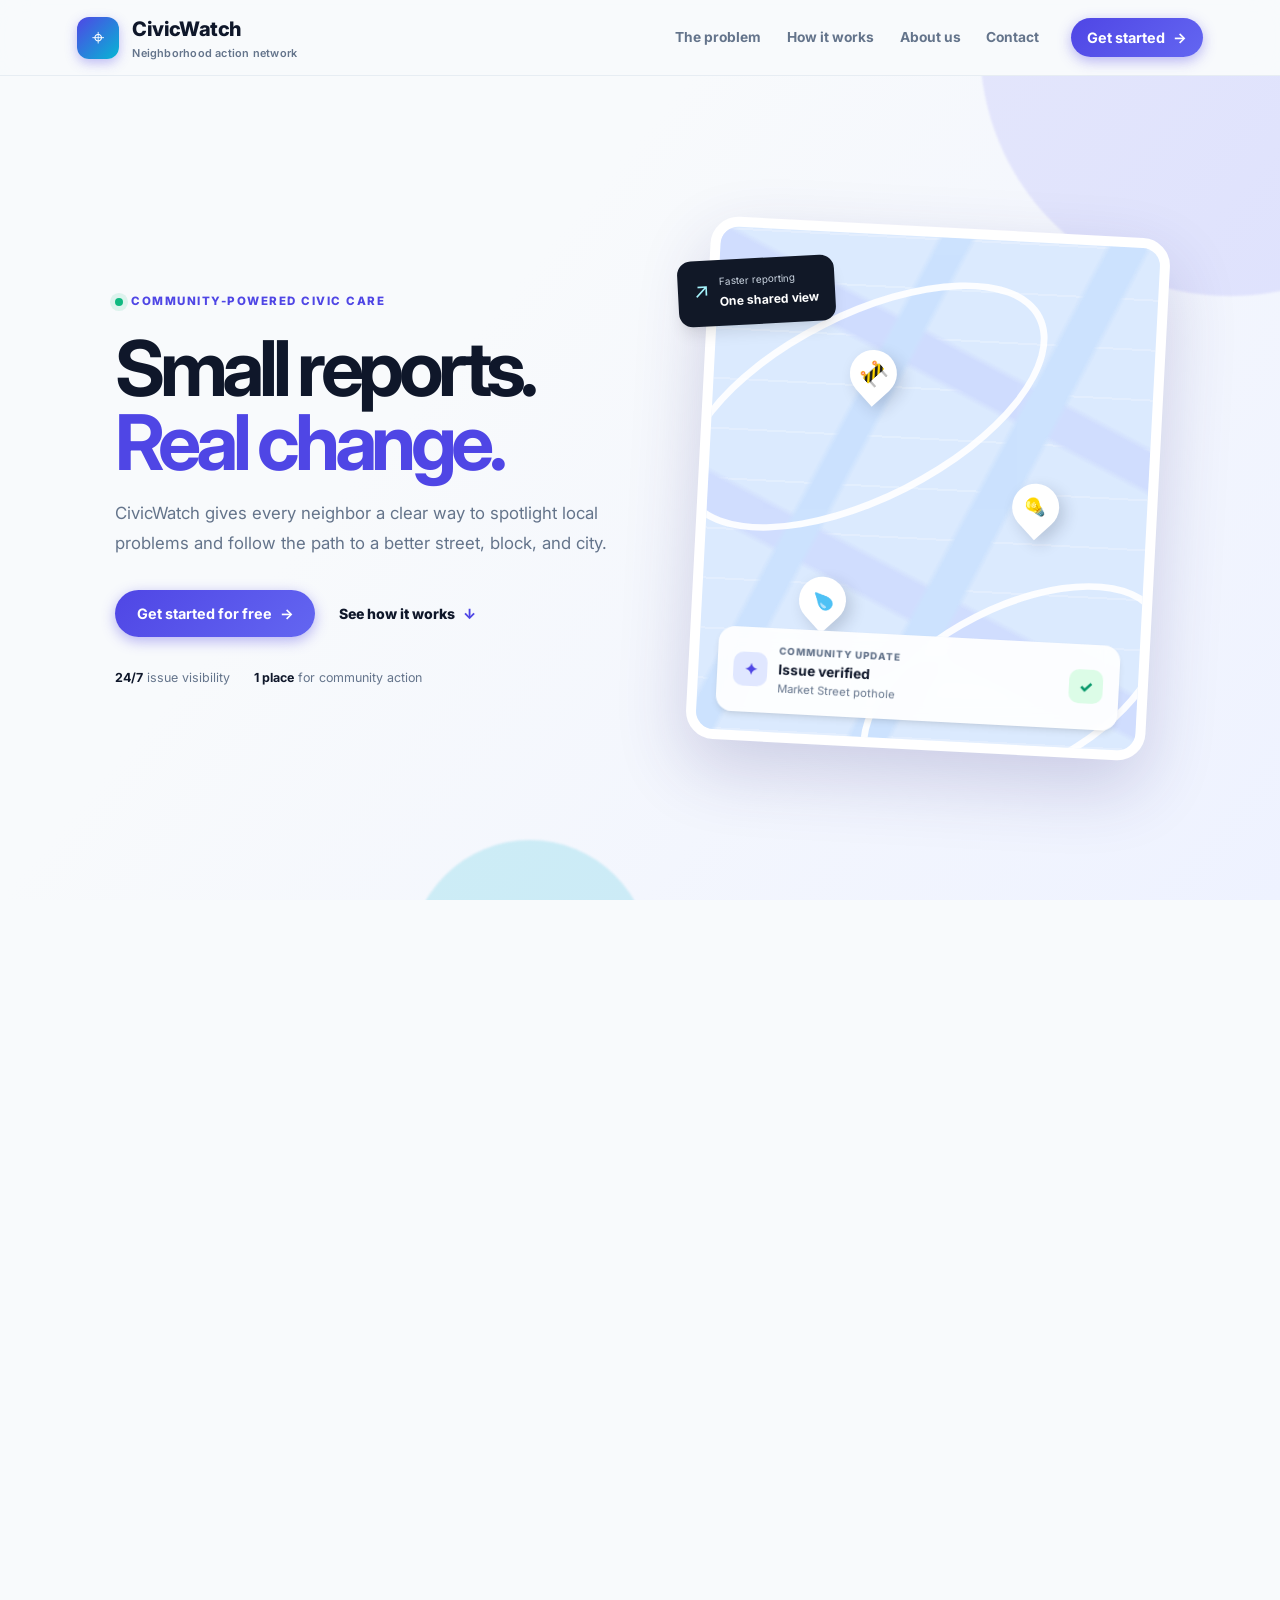
<file: home.html>
<!DOCTYPE html>  
<html lang="en" data-theme="light">
<head>
  <meta charset="UTF-8"><meta name="viewport" content="width=device-width, initial-scale=1.0"><title>CivicWatch — Better neighborhoods, together</title><meta name="description" content="CivicWatch helps communities report, track, and resolve local issues.">
  <link rel="preconnect" href="https://fonts.googleapis.com"><link rel="preconnect" href="https://fonts.gstatic.com" crossorigin><link href="https://fonts.googleapis.com/css2?family=Inter:wght@400;500;600;700;800&display=swap" rel="stylesheet"><link rel="stylesheet" href="styles.css">
</head>
<body class="home-page">
  <header class="home-header" id="top"><a href="#top" class="brand-section"><span class="brand-logo-icon">⌖</span><span><span class="brand-title">CivicWatch</span><span class="home-brand-subtitle">Neighborhood action network</span></span></a><button class="home-menu-toggle" id="home-menu-toggle" aria-label="Open navigation">☰</button><nav class="home-nav" id="home-nav"><div class="home-nav-links"><a href="#problem">The problem</a><a href="#solution">How it works</a><a href="#about">About us</a><a href="#contact">Contact</a></div><a href="login.html" class="btn-primary home-nav-cta">Get started <span>→</span></a></nav></header>

  <main>
    <section class="home-hero home-section">
      <div class="hero-orb hero-orb-one"></div><div class="hero-orb hero-orb-two"></div>
      <div class="home-hero-copy reveal-on-scroll"><span class="hero-kicker"><i></i> COMMUNITY-POWERED CIVIC CARE</span><h1>Small reports.<br><em>Real change.</em></h1><p>CivicWatch gives every neighbor a clear way to spotlight local problems and follow the path to a better street, block, and city.</p><div class="hero-actions"><a class="btn-primary hero-primary" href="login.html">Get started for free <span>→</span></a><a class="hero-text-link" href="#solution">See how it works <span>↓</span></a></div><div class="hero-proof"><span><b>24/7</b> issue visibility</span><span><b>1 place</b> for community action</span></div></div>
      <div class="hero-visual reveal-on-scroll"><div class="hero-map-card"><div class="hero-map-grid"></div><div class="hero-route route-one"></div><div class="hero-route route-two"></div><span class="map-pin pin-one">🚧</span><span class="map-pin pin-two">💡</span><span class="map-pin pin-three">💧</span><div class="hero-status-card"><span class="status-spark">✦</span><div><small>COMMUNITY UPDATE</small><strong>Issue verified</strong><p>Market Street pothole</p></div><span class="status-check">✓</span></div></div><div class="hero-floating-stat"><span>↗</span><div><small>Faster reporting</small><strong>One shared view</strong></div></div></div>
    </section>

    <section class="home-section home-statement"><p>Built for the people who notice what needs attention — and believe reporting it should lead somewhere.</p></section>

    <section class="home-section home-content-section" id="problem"><div class="section-heading reveal-on-scroll"><span class="section-label">THE CHALLENGE</span><h2>Local problems are easy to see —<br>but too easy to lose.</h2><p>Broken infrastructure often goes unnoticed by the people who can fix it. Reports get fragmented, updates are hard to find, and communities lose momentum.</p></div><div class="problem-grid"><article class="problem-card reveal-on-scroll"><span>01</span><h3>Scattered voices</h3><p>Residents report the same issue in different places without a shared picture of what matters most.</p></article><article class="problem-card reveal-on-scroll"><span>02</span><h3>Unclear progress</h3><p>Once a concern is raised, there is rarely a simple way to see whether it is being addressed.</p></article><article class="problem-card reveal-on-scroll"><span>03</span><h3>Lost momentum</h3><p>When people cannot see the impact of speaking up, even important issues quietly disappear.</p></article></div></section>

    <section class="home-section home-content-section solution-section" id="solution"><div class="solution-visual reveal-on-scroll"><div class="solution-phone"><div class="phone-top"></div><div class="phone-screen"><span class="phone-live">● LIVE NEARBY</span><div class="phone-map"><i class="phone-pin a">🚧</i><i class="phone-pin b">🗑️</i><i class="phone-pin c">💡</i></div><div class="phone-report"><span>🚧</span><div><strong>Road hazard reported</strong><small>0.2 mi away · 4 supporters</small></div></div></div></div><div class="solution-badge">Your city,<br><b>in view.</b></div></div><div class="section-heading reveal-on-scroll"><span class="section-label">A BETTER WAY FORWARD</span><h2>One clear path from<br>report to resolution.</h2><div class="step-list"><div><b>01</b><span><strong>Capture what you see</strong><small>Report an issue with a photo, location, and the details that matter.</small></span></div><div><b>02</b><span><strong>Bring neighbors together</strong><small>Support reports and make high-impact problems impossible to overlook.</small></span></div><div><b>03</b><span><strong>Follow every update</strong><small>Watch status changes and celebrate progress as work moves forward.</small></span></div></div><a class="hero-text-link" href="login.html">Start making a difference <span>→</span></a></div></section>

    <section class="home-section impact-band"><div><strong>Clear reports</strong><span>Photos, location, and context in one place.</span></div><div><strong>Shared visibility</strong><span>Community support makes priorities clearer.</span></div><div><strong>Progress you can see</strong><span>Updates keep everyone informed.</span></div></section>

    <section class="home-section home-content-section about-section" id="about"><div class="section-heading reveal-on-scroll"><span class="section-label">ABOUT CIVICWATCH</span><h2>Optimism, made practical.</h2><p>We believe civic participation should feel less like a maze and more like a meaningful habit. CivicWatch is a community-first platform designed to make local care visible and actionable.</p><a class="btn-primary" href="login.html">Join the community <span>→</span></a></div><div class="about-values reveal-on-scroll"><article><span>◎</span><h3>Useful by design</h3><p>Every part of CivicWatch is focused on turning an observation into a helpful next step.</p></article><article><span>◌</span><h3>Open to everyone</h3><p>Good neighborhoods are built by residents, local teams, and neighbors working together.</p></article><article><span>✦</span><h3>Hope with proof</h3><p>Visible progress keeps communities engaged and encourages the next positive action.</p></article></div></section>

    <section class="home-section contact-section" id="contact"><div class="contact-copy reveal-on-scroll"><span class="section-label">LET’S TALK</span><h2>Care about your corner of the world?</h2><p>Questions, partnership ideas, or feedback? We’d love to hear what would make CivicWatch more useful for your community.</p><a href="mailto:rajveersingh88.at@gmail.com" class="contact-email">hello@civicwatch.local <span>↗</span></a></div><form class="contact-form reveal-on-scroll" onsubmit="event.preventDefault(); this.querySelector('button').textContent='Message sent ✓'; this.reset();"><label>Your name<input required placeholder="Alex Rivera"></label><label>Email address<input type="email" required placeholder="alex@example.com"></label><label>How can we help?<textarea required placeholder="Tell us a little about your community..."></textarea></label><button class="btn-primary" type="submit">Send message <span>→</span></button></form></section>

    <section class="home-section policy-section"><div class="section-heading"><span class="section-label">THE SMALL PRINT, CLEARLY</span><h2>Privacy and responsible use.</h2><p>We believe policies should be understandable. Here are the essentials for this project demo.</p></div><div class="policy-list"><div><button class="policy-toggle">Privacy policy <span>+</span></button><div class="policy-content" hidden><p>CivicWatch stores demo account and report data locally in your browser. Information you submit is used to display reports and provide the product experience. Do not submit personal, sensitive, or emergency information in this demo.</p></div></div><div><button class="policy-toggle">Disclaimer <span>+</span></button><div class="policy-content" hidden><p>CivicWatch is a demonstration platform and does not replace emergency services or an official municipal reporting channel. For emergencies or immediate hazards, contact local emergency services and the responsible authority directly.</p></div></div></div></section>
  </main>
  <footer class="home-footer"><a href="#top" class="brand-title">CivicWatch</a><p>Made for neighborhoods that move forward together.</p><div><a href="#contact">Contact</a><a href="#top">Back to top ↑</a></div></footer>
  <script src="home.js"></script>
</body>
</html>
</file>
<file: styles.css>
/* ==========================================================================
   CivicPulse - Modern Civic Issue Reporter & Map View Stylesheet
   ========================================================================== */

:root {
  /* Primary Theme Palette (Slate & Indigo & Emerald) */
  --primary: #4f46e5;
  --primary-hover: #4338ca;
  --primary-light: #eef2ff;
  --primary-rgb: 79, 70, 229;

  --accent-emerald: #10b981;
  --accent-amber: #f59e0b;
  --accent-rose: #ef4444;
  --accent-cyan: #06b6d4;
  --accent-purple: #8b5cf6;

  /* Neutral Surface Colors (Light Mode) */
  --bg-body: #f8fafc;
  --bg-surface: #ffffff;
  --bg-surface-elevated: #ffffff;
  --bg-muted: #f1f5f9;
  --border-color: #e2e8f0;
  --border-focus: #818cf8;

  /* Text Colors */
  --text-main: #0f172a;
  --text-muted: #64748b;
  --text-light: #94a3b8;
  --text-inverse: #ffffff;

  /* Glassmorphism & Shadows */
  --glass-bg: rgba(255, 255, 255, 0.85);
  --glass-border: rgba(255, 255, 255, 0.4);
  --glass-blur: blur(12px);
  --shadow-sm: 0 1px 2px 0 rgba(0, 0, 0, 0.05);
  --shadow-md: 0 4px 6px -1px rgba(0, 0, 0, 0.1), 0 2px 4px -2px rgba(0, 0, 0, 0.05);
  --shadow-lg: 0 10px 15px -3px rgba(0, 0, 0, 0.1), 0 4px 6px -4px rgba(0, 0, 0, 0.05);
  --shadow-xl: 0 20px 25px -5px rgba(0, 0, 0, 0.15), 0 8px 10px -6px rgba(0, 0, 0, 0.05);
  --shadow-glow: 0 0 20px rgba(79, 70, 229, 0.25);

  /* Dimensions & Transitions */
  --header-height: 72px;
  --sidebar-width: 440px;
  --radius-sm: 8px;
  --radius-md: 12px;
  --radius-lg: 18px;
  --radius-full: 9999px;
  --transition-fast: 0.18s cubic-bezier(0.4, 0, 0.2, 1);
  --transition-smooth: 0.3s cubic-bezier(0.4, 0, 0.2, 1);
}

/* Dark Mode Overrides */
[data-theme="dark"] {
  --bg-body: #090d16;
  --bg-surface: #111827;
  --bg-surface-elevated: #1e293b;
  --bg-muted: #1e293b;
  --border-color: #273549;
  --border-focus: #6366f1;

  --text-main: #f8fafc;
  --text-muted: #94a3b8;
  --text-light: #64748b;
  --text-inverse: #ffffff;

  --glass-bg: rgba(17, 24, 39, 0.85);
  --glass-border: rgba(255, 255, 255, 0.08);
  --shadow-md: 0 4px 6px -1px rgba(0, 0, 0, 0.4);
  --shadow-xl: 0 20px 25px -5px rgba(0, 0, 0, 0.5);
  --shadow-glow: 0 0 25px rgba(99, 102, 241, 0.35);
}

/* ==========================================================================
   Base & Reset
   ========================================================================== */
*, *::before, *::after {
  box-sizing: border-box;
  margin: 0;
  padding: 0;
}

html, body {
  height: 100%;
  width: 100%;
  font-family: 'Inter', -apple-system, BlinkMacSystemFont, "Segoe UI", Roboto, Oxygen, Ubuntu, Cantarell, sans-serif;
  background-color: var(--bg-body);
  color: var(--text-main);
  line-height: 1.5;
  -webkit-font-smoothing: antialiased;
  overflow: hidden;
}

button, input, select, textarea {
  font-family: inherit;
  font-size: inherit;
  color: inherit;
}

button {
  cursor: pointer;
  border: none;
  background: none;
  transition: all var(--transition-fast);
}

a {
  color: var(--primary);
  text-decoration: none;
}

img {
  max-width: 100%;
  height: auto;
  display: block;
}

/* Scrollbar Styling */
::-webkit-scrollbar {
  width: 6px;
  height: 6px;
}
::-webkit-scrollbar-track {
  background: transparent;
}
::-webkit-scrollbar-thumb {
  background: var(--border-color);
  border-radius: var(--radius-full);
}
::-webkit-scrollbar-thumb:hover {
  background: var(--text-light);
}

/* ==========================================================================
   App Layout
   ========================================================================== */
.app-container {
  display: flex;
  flex-direction: column;
  height: 100vh;
  width: 100vw;
  position: relative;
  overflow: hidden;
}

/* Header Navbar */
.app-header {
  height: var(--header-height);
  background: var(--glass-bg);
  backdrop-filter: var(--glass-blur);
  -webkit-backdrop-filter: var(--glass-blur);
  border-bottom: 1px solid var(--border-color);
  display: flex;
  align-items: center;
  justify-content: space-between;
  padding: 0 1.5rem;
  z-index: 1000;
  position: relative;
  gap: 1rem;
}

.brand-section {
  display: flex;
  align-items: center;
  gap: 0.85rem;
}

.brand-logo-icon {
  width: 42px;
  height: 42px;
  border-radius: var(--radius-md);
  background: linear-gradient(135deg, #4f46e5 0%, #06b6d4 100%);
  display: flex;
  align-items: center;
  justify-content: center;
  color: #ffffff;
  font-size: 1.35rem;
  box-shadow: 0 4px 12px rgba(79, 70, 229, 0.35);
  animation: logoPulse 4s ease-in-out infinite alternate;
}

@keyframes logoPulse {
  0% { transform: scale(1); }
  100% { transform: scale(1.05); }
}

.brand-title {
  font-size: 1.25rem;
  font-weight: 800;
  letter-spacing: -0.03em;
  display: flex;
  align-items: center;
  gap: 0.5rem;
}

.brand-title span.pulse-badge {
  font-size: 0.7rem;
  padding: 0.15rem 0.5rem;
  border-radius: var(--radius-full);
  background: rgba(16, 185, 129, 0.12);
  color: var(--accent-emerald);
  font-weight: 700;
  border: 1px solid rgba(16, 185, 129, 0.3);
  text-transform: uppercase;
  letter-spacing: 0.05em;
}

.city-indicator {
  font-size: 0.825rem;
  color: var(--text-muted);
  display: flex;
  align-items: center;
  gap: 0.35rem;
}

/* Nav View Switcher (Tabs) */
.view-tabs {
  display: flex;
  background: var(--bg-muted);
  border: 1px solid var(--border-color);
  padding: 0.25rem;
  border-radius: var(--radius-full);
  gap: 0.25rem;
}

.tab-btn {
  display: flex;
  align-items: center;
  gap: 0.45rem;
  padding: 0.45rem 1rem;
  border-radius: var(--radius-full);
  font-size: 0.875rem;
  font-weight: 600;
  color: var(--text-muted);
  transition: all var(--transition-fast);
}

.tab-btn:hover {
  color: var(--text-main);
}

.tab-btn.active {
  background: var(--bg-surface);
  color: var(--primary);
  box-shadow: var(--shadow-sm);
}

[data-theme="dark"] .tab-btn.active {
  background: var(--bg-surface-elevated);
  color: #818cf8;
}

/* Header Actions */
.header-actions {
  display: flex;
  align-items: center;
  gap: 0.75rem;
}

.stats-pill {
  display: flex;
  align-items: center;
  gap: 0.5rem;
  background: var(--bg-muted);
  border: 1px solid var(--border-color);
  padding: 0.4rem 0.85rem;
  border-radius: var(--radius-full);
  font-size: 0.825rem;
  font-weight: 600;
}

.live-dot {
  width: 8px;
  height: 8px;
  border-radius: 50%;
  background-color: var(--accent-emerald);
  box-shadow: 0 0 8px var(--accent-emerald);
  animation: liveBlink 1.8s infinite;
}

@keyframes liveBlink {
  0%, 100% { opacity: 1; transform: scale(1); }
  50% { opacity: 0.4; transform: scale(0.85); }
}

.btn-icon {
  width: 40px;
  height: 40px;
  border-radius: var(--radius-md);
  border: 1px solid var(--border-color);
  display: flex;
  align-items: center;
  justify-content: center;
  color: var(--text-muted);
  background: var(--bg-surface);
  transition: all var(--transition-fast);
}

.btn-icon:hover {
  background: var(--bg-muted);
  color: var(--text-main);
  border-color: var(--text-light);
}

.notification-badge {
  position: absolute;
  top: 4px;
  right: 4px;
  background: var(--accent-rose);
  color: white;
  font-size: 0.65rem;
  font-weight: 700;
  padding: 2px 5px;
  border-radius: 10px;
  min-width: 16px;
  text-align: center;
}

.btn-icon {
  position: relative;
}

/* Primary Report CTA */
.btn-primary {
  display: inline-flex;
  align-items: center;
  gap: 0.5rem;
  background: linear-gradient(135deg, #4f46e5 0%, #6366f1 100%);
  color: #ffffff;
  padding: 0.55rem 1.25rem;
  border-radius: var(--radius-full);
  font-size: 0.9rem;
  font-weight: 700;
  box-shadow: 0 4px 14px rgba(79, 70, 229, 0.4);
  transition: all var(--transition-fast);
}

.btn-primary:hover {
  transform: translateY(-1px);
  box-shadow: 0 6px 18px rgba(79, 70, 229, 0.5);
  background: linear-gradient(135deg, #4338ca 0%, #4f46e5 100%);
}

.btn-primary:active {
  transform: translateY(0);
}

/* ==========================================================================
   Main Content Area
   ========================================================================== */
.main-viewport {
  flex: 1;
  display: flex;
  position: relative;
  overflow: hidden;
  height: calc(100vh - var(--header-height));
}

/* Dedicated content pages reuse the existing application chrome while allowing
   their main area to scroll independently. */
.content-page .main-viewport {
  overflow-y: auto;
}

.report-page-main {
  flex: 1;
  overflow-y: auto;
  padding: 2rem 1.5rem;
  background: var(--bg-body);
}

.report-page-card {
  width: min(760px, 100%);
  margin: 0 auto;
  background: var(--bg-surface);
  border: 1px solid var(--border-color);
  border-radius: var(--radius-lg);
  box-shadow: var(--shadow-lg);
  overflow: hidden;
}

.report-page-card .modal-body {
  overflow: visible;
}

.active-page-link {
  cursor: default;
}

/* Account entry */
html:has(body.auth-page), html:has(body.home-page) { overflow-y: auto; }
.auth-page { overflow: auto; }
.auth-layout { min-height: 100vh; display: grid; grid-template-columns: 1.1fr 0.9fr; }
.auth-intro { padding: clamp(2rem, 6vw, 6rem); color: #fff; background: radial-gradient(circle at 80% 20%, rgba(6,182,212,.38), transparent 28%), linear-gradient(135deg, #312e81, #4f46e5 55%, #0891b2); display: flex; flex-direction: column; justify-content: space-between; }
.auth-intro .city-indicator { color: rgba(255,255,255,.72); }
.auth-intro-copy { max-width: 580px; margin: 4rem 0; }
.auth-eyebrow { display: block; color: var(--primary); font-size: .72rem; font-weight: 800; letter-spacing: .12em; }
.auth-intro .auth-eyebrow { color: #a5f3fc; }
.auth-intro h1 { font-size: clamp(3rem, 6vw, 5.6rem); line-height: .98; letter-spacing: -.06em; margin: 1rem 0 1.5rem; }
.auth-intro h1 em { color: #a5f3fc; font-style: normal; }
.auth-intro-copy p { max-width: 430px; font-size: 1.05rem; color: rgba(255,255,255,.78); }
.auth-trust-row { display: flex; gap: 1.5rem; color: #dbeafe; font-size: .85rem; font-weight: 600; }
.auth-panel { padding: 2rem; display: grid; place-items: center; background: var(--bg-body); }
.auth-card { width: min(410px, 100%); }
.auth-card h2 { font-size: 2rem; letter-spacing: -.04em; margin: .55rem 0 .35rem; }
.auth-card > p { color: var(--text-muted); }
.auth-form { display: flex; flex-direction: column; gap: 1rem; margin: 2rem 0 1rem; }
.auth-submit { justify-content: center; border-radius: var(--radius-md); width: 100%; margin-top: .5rem; }
.auth-toggle { color: var(--primary); font-weight: 700; width: 100%; padding: .65rem; }
.auth-note { text-align: center; font-size: .75rem; margin-top: 1rem; color: var(--text-light) !important; }

/* Dashboard */
.dashboard-shortcut { display: inline-flex !important; align-items: center; justify-content: center; width: 40px; height: 40px; flex: 0 0 40px; border-radius: 50%; border: 1px solid var(--border-color); color: var(--primary); background: var(--bg-surface); box-shadow: var(--shadow-sm); }
.dashboard-shortcut:hover, .dashboard-shortcut.active { background: var(--primary); color: #fff; border-color: var(--primary); }
.dashboard-main { flex: 1; overflow-y: auto; padding: 2.5rem clamp(1.25rem, 5vw, 5rem); max-width: 1400px; width: 100%; margin: 0 auto; }
.dashboard-welcome { display: flex; align-items: end; justify-content: space-between; gap: 1rem; margin-bottom: 2rem; }
.dashboard-welcome h1 { font-size: clamp(1.8rem, 3vw, 2.6rem); letter-spacing: -.045em; margin: .35rem 0; }.dashboard-welcome p, .dashboard-panel p { color: var(--text-muted); }
.dashboard-kpis { display: grid; grid-template-columns: repeat(4, 1fr); gap: 1rem; margin-bottom: 1.5rem; }
.dashboard-kpis article, .dashboard-panel { background: var(--bg-surface); border: 1px solid var(--border-color); border-radius: var(--radius-lg); box-shadow: var(--shadow-sm); }
.dashboard-kpis article { padding: 1.25rem; display: flex; flex-direction: column; }.dashboard-kpis span { color: var(--text-muted); font-size: .82rem; font-weight: 600; }.dashboard-kpis strong { font-size: 2rem; letter-spacing: -.05em; margin: .35rem 0; }.dashboard-kpis small { color: var(--text-light); }
.dashboard-grid { display: grid; grid-template-columns: 1.6fr 1fr; gap: 1.5rem; }.dashboard-panel { padding: 1.5rem; }.dashboard-panel-heading { display:flex; align-items:start; justify-content:space-between; gap:1rem; margin-bottom: 1rem; }.dashboard-panel h2 { font-size: 1.1rem; }.dashboard-panel-heading a { font-size: .85rem; font-weight:700; }
.dashboard-issue-list { display: flex; flex-direction: column; }.dashboard-issue-row { display:flex; align-items:center; gap:.8rem; padding:1rem 0; border-top:1px solid var(--border-color); }.dashboard-issue-icon { width:38px; height:38px; display:grid; place-items:center; border-radius: var(--radius-md); background: var(--primary-light); }.dashboard-issue-row div { flex:1; min-width:0; }.dashboard-issue-row strong, .dashboard-issue-row div span { display:block; overflow:hidden; text-overflow:ellipsis; white-space:nowrap; }.dashboard-issue-row div span { color:var(--text-muted); font-size:.8rem; margin-top:.15rem; }.dashboard-action-panel { background: linear-gradient(145deg, var(--primary-light), var(--bg-surface)); display:flex; flex-direction:column; align-items:flex-start; justify-content:center; min-height:260px; }.dashboard-large-icon { font-size:2rem; color:var(--primary); }.dashboard-action-panel h2 { font-size:1.5rem; max-width:260px; margin:.75rem 0 .4rem; }.dashboard-action-panel p { margin-bottom:1.25rem; }.dashboard-signout { color:var(--text-muted); font-size:.8rem; margin: 1.5rem 0; text-decoration:underline; }

@media (max-width: 900px) { .auth-layout { grid-template-columns: 1fr; }.auth-intro { min-height: 360px; }.auth-intro-copy { margin: 2rem 0; }.dashboard-kpis { grid-template-columns: repeat(2, 1fr); }.dashboard-grid { grid-template-columns: 1fr; } }
@media (max-width: 620px) { .auth-intro { padding: 2rem 1.5rem; }.auth-intro h1 { font-size: 3rem; }.auth-trust-row { flex-direction:column; gap:.5rem; }.dashboard-main { padding: 1.5rem 1rem; }.dashboard-welcome { align-items:start; flex-direction:column; }.dashboard-kpis { grid-template-columns: 1fr 1fr; }.dashboard-kpis article { padding: 1rem; }.dashboard-kpis strong { font-size: 1.55rem; } }

/* City statistics */
.stats-main{flex:1;overflow-y:auto;width:min(1280px,100%);margin:0 auto;padding:2.5rem clamp(1.25rem,5vw,4.5rem) 3.5rem}.stats-heading{display:flex;justify-content:space-between;gap:2rem;align-items:flex-end;margin-bottom:2rem}.stats-heading h1{font-size:clamp(2rem,4vw,3.15rem);letter-spacing:-.06em;margin:.35rem 0 .55rem}.stats-heading h1 span{color:var(--primary)}.stats-heading p{max-width:560px;color:var(--text-muted)}.stats-period{white-space:nowrap;display:inline-flex;gap:.45rem;align-items:center;padding:.6rem .9rem;border:1px solid var(--border-color);background:var(--bg-surface);color:var(--text-muted);border-radius:var(--radius-full);font-size:.8rem;font-weight:700}.stats-kpis{display:grid;grid-template-columns:repeat(4,1fr);gap:1rem;margin-bottom:1.5rem}.stats-kpi-card,.stats-panel{background:var(--bg-surface);border:1px solid var(--border-color);box-shadow:var(--shadow-sm);border-radius:var(--radius-lg)}.stats-kpi-card{padding:1.15rem;display:flex;align-items:center;gap:.85rem}.stats-kpi-icon{width:42px;height:42px;flex:0 0 42px;display:grid;place-items:center;border-radius:13px;font-size:1.15rem;font-weight:800}.icon-indigo{color:#4f46e5;background:#e0e7ff}.icon-blue{color:#2563eb;background:#dbeafe}.icon-green{color:#059669;background:#d1fae5}.icon-amber{color:#d97706;background:#fef3c7}.stats-kpi-card>div>span,.stats-kpi-card small{display:block;color:var(--text-muted);font-size:.76rem;font-weight:600}.stats-kpi-card strong{display:block;font-size:1.7rem;letter-spacing:-.05em;margin:.15rem 0}.stats-kpi-card small{color:var(--text-light);font-weight:500}.stats-grid{display:grid;grid-template-columns:1.15fr .85fr;gap:1.5rem;margin-bottom:1.5rem}.stats-panel{padding:1.5rem}.stats-panel-heading{display:flex;align-items:flex-start;justify-content:space-between;gap:1rem}.stats-panel-heading h2{font-size:1.08rem}.stats-panel-heading p{color:var(--text-muted);font-size:.82rem;margin-top:.25rem}.stats-total-label{padding:.3rem .55rem;border-radius:var(--radius-full);color:var(--text-muted);background:var(--bg-muted);font-size:.75rem;white-space:nowrap}.stats-total-label strong{color:var(--text-main)}.urgency-chart-layout{min-height:270px;display:grid;grid-template-columns:210px 1fr;align-items:center;gap:1.25rem}.donut-chart,.resolution-ring{border-radius:50%;position:relative;display:grid;place-items:center}.donut-chart{width:190px;height:190px;margin:auto}.donut-chart::after,.resolution-ring::after{content:"";position:absolute;inset:24px;border-radius:50%;background:var(--bg-surface)}.donut-center,.resolution-ring>div{position:relative;z-index:1;text-align:center}.donut-center strong,.resolution-ring strong{display:block;font-size:1.75rem;letter-spacing:-.06em}.donut-center span,.resolution-ring span{color:var(--text-muted);font-size:.75rem;font-weight:600}.urgency-legend{display:flex;flex-direction:column;gap:.4rem}.urgency-legend-item{width:100%;display:grid;grid-template-columns:10px 1fr auto;align-items:center;gap:.65rem;padding:.5rem;text-align:left;border-radius:12px;color:var(--text-main);transition:background var(--transition-fast),transform var(--transition-fast)}.urgency-legend-item:hover,.urgency-legend-item.selected{background:var(--bg-muted)}.urgency-legend-item:hover{transform:translateX(2px)}.urgency-swatch{width:9px;height:9px;border-radius:50%}.urgency-label strong,.urgency-label small,.urgency-value strong,.urgency-value small{display:block}.urgency-label strong,.urgency-value strong{font-size:.8rem}.urgency-label small,.urgency-value small{color:var(--text-muted);font-size:.67rem;margin-top:.08rem}.urgency-value{text-align:right}.chart-hint{color:var(--text-light);font-size:.73rem;margin-top:.35rem}.resolution-ring-wrap{display:flex;gap:1.15rem;align-items:center;margin:2rem 0 1.35rem}.resolution-ring{width:112px;height:112px;flex:0 0 112px}.resolution-ring::after{inset:13px}.resolution-ring strong{font-size:1.25rem}.resolution-copy strong{font-size:.95rem}.resolution-copy p{color:var(--text-muted);font-size:.8rem;line-height:1.5;margin-top:.3rem}.status-breakdown{display:grid;grid-template-columns:1fr 1fr;gap:.45rem .9rem}.status-breakdown-row{display:flex;justify-content:space-between;align-items:center;color:var(--text-muted);font-size:.76rem}.status-breakdown-row span{display:flex;gap:.35rem;align-items:center}.status-breakdown-row i{width:7px;height:7px;border-radius:50%}.status-breakdown-row strong{color:var(--text-main)}.recent-panel{padding-bottom:.5rem}.stats-clear-filter{color:var(--primary);font-size:.8rem;font-weight:700;padding:.35rem .65rem;border-radius:var(--radius-full);background:var(--primary-light)}.stats-report-list{margin-top:1rem}.stats-report-row{display:grid;grid-template-columns:42px minmax(0,1fr) auto auto;align-items:center;gap:.8rem;padding:.9rem 0;border-top:1px solid var(--border-color);color:var(--text-main)}.stats-report-row:hover strong{color:var(--primary)}.stats-report-icon{width:38px;height:38px;display:grid;place-items:center;border-radius:12px;background:var(--primary-light)}.stats-report-copy{min-width:0}.stats-report-copy strong,.stats-report-copy small{display:block;overflow:hidden;text-overflow:ellipsis;white-space:nowrap}.stats-report-copy strong{font-size:.86rem}.stats-report-copy small{color:var(--text-muted);font-size:.73rem;margin-top:.18rem}.stats-severity-pill{color:var(--severity-color);border:1px solid color-mix(in srgb,var(--severity-color) 28%,transparent);background:color-mix(in srgb,var(--severity-color) 10%,transparent);border-radius:var(--radius-full);font-size:.7rem;font-weight:800;padding:.28rem .5rem}.stats-empty{color:var(--text-muted);padding:2rem 0;text-align:center}
@media(max-width:980px){.stats-kpis{grid-template-columns:repeat(2,1fr)}.stats-grid{grid-template-columns:1fr}.urgency-chart-layout{max-width:570px}.stats-heading{align-items:flex-start;flex-direction:column;gap:1rem}}@media(max-width:620px){.stats-main{padding:1.5rem 1rem 2rem}.stats-kpis{grid-template-columns:1fr 1fr;gap:.7rem}.stats-kpi-card{padding:.85rem;gap:.6rem}.stats-kpi-icon{width:34px;height:34px;flex-basis:34px;border-radius:10px;font-size:1rem}.stats-kpi-card strong{font-size:1.35rem}.stats-kpi-card small{display:none}.stats-panel{padding:1.1rem}.urgency-chart-layout{grid-template-columns:1fr;gap:1rem;padding-top:1.25rem}.donut-chart{width:165px;height:165px}.urgency-legend{width:100%}.resolution-ring-wrap{margin:1.5rem 0 1.2rem}.stats-report-row{grid-template-columns:36px minmax(0,1fr) auto;gap:.55rem}.stats-report-row .status-badge{display:none}.stats-severity-pill{font-size:.64rem}.stats-period{font-size:.72rem}}

/* Project home page */
.home-page { overflow-x: hidden; overflow-y: auto; scroll-behavior: smooth; background: #f8fafc; }.home-page .brand-section { color: var(--text-main); }.home-page .brand-logo-icon { display: grid; place-items: center; }.home-brand-subtitle { display:block; margin-top:.1rem; color:var(--text-muted); font-size:.68rem; font-weight:600; letter-spacing:.02em; }.home-header { height:76px; padding:0 clamp(1.25rem, 6vw, 5.5rem); display:flex; align-items:center; justify-content:space-between; position:sticky; top:0; z-index:50; background:rgba(248,250,252,.88); backdrop-filter:blur(16px); border-bottom:1px solid rgba(226,232,240,.75); }.home-nav { display:flex; align-items:center; gap:2rem; }.home-nav-links { display:flex; align-items:center; gap:1.6rem; }.home-nav-links a { color:var(--text-muted); font-size:.86rem; font-weight:700; }.home-nav-links a:hover,.home-nav-links a.active { color:var(--primary); }.home-nav-cta { padding:.55rem 1rem; }.home-menu-toggle { display:none; font-size:1.25rem; }
.home-section { scroll-margin-top:76px; }.home-hero { min-height:calc(100vh - 76px); display:grid; grid-template-columns:1.04fr .96fr; gap:4rem; align-items:center; position:relative; padding:clamp(3.5rem,8vw,7rem) clamp(1.25rem, 9vw, 9rem); overflow:hidden; background:linear-gradient(130deg,#f8fafc 35%,#eef2ff); }.hero-kicker,.section-label { color:var(--primary); font-size:.72rem; font-weight:800; letter-spacing:.13em; }.hero-kicker { display:inline-flex; align-items:center; gap:.5rem; }.hero-kicker i { width:8px;height:8px;border-radius:50%; background:#10b981; box-shadow:0 0 0 5px rgba(16,185,129,.12); }.home-hero h1 { font-size:clamp(3.2rem,6vw,6rem); line-height:.96; letter-spacing:-.07em; margin:1.25rem 0; }.home-hero h1 em { color:var(--primary); font-style:normal; }.home-hero-copy>p { max-width:560px; color:var(--text-muted); font-size:1.05rem; line-height:1.75; }.hero-actions { display:flex; align-items:center; gap:1.5rem; margin:2rem 0; }.hero-primary { padding:.8rem 1.35rem; }.hero-text-link { color:var(--text-main); font-weight:800; font-size:.88rem; }.hero-text-link span { color:var(--primary); margin-left:.3rem; }.hero-proof { display:flex; gap:1.5rem; color:var(--text-muted); font-size:.78rem; }.hero-proof b { color:var(--text-main); }.hero-orb { position:absolute; border-radius:50%; filter:blur(1px); pointer-events:none; }.hero-orb-one{width:500px;height:500px;right:-200px;top:-280px;background:rgba(99,102,241,.13)}.hero-orb-two{width:240px;height:240px;left:32%;bottom:-180px;background:rgba(6,182,212,.16)}
.hero-visual { position:relative; min-height:450px; display:grid; place-items:center; }.hero-map-card { width:min(100%,460px); aspect-ratio:.88; overflow:hidden; position:relative; border:10px solid #fff; border-radius:28px; background:#dbeafe; box-shadow:0 28px 70px rgba(49,46,129,.2); transform:rotate(3deg); }.hero-map-grid { position:absolute; inset:0; opacity:.55; background:linear-gradient(115deg,transparent 0 32%,#bfdbfe 33% 37%,transparent 38% 57%,#bfdbfe 58% 63%,transparent 64%),linear-gradient(25deg,transparent 0 30%,#c7d2fe 31% 36%,transparent 37% 65%,#c7d2fe 66% 71%,transparent 72%),repeating-linear-gradient(0deg,rgba(255,255,255,.42) 0 2px,transparent 2px 50px); }.hero-route { position:absolute; border:7px solid rgba(255,255,255,.92); border-radius:50%; transform:rotate(-30deg); }.route-one{width:400px;height:190px;top:78px;left:-48px}.route-two{width:330px;height:170px;bottom:-30px;right:-40px}.map-pin { position:absolute; width:47px;height:47px;display:grid;place-items:center;background:#fff;border-radius:50% 50% 50% 0;transform:rotate(-45deg);box-shadow:0 8px 15px rgba(30,41,59,.18);font-size:1.25rem}.map-pin::first-letter{transform:rotate(45deg)}.pin-one{top:23%;left:31%}.pin-two{top:48%;right:20%}.pin-three{bottom:22%;left:22%}.hero-status-card { position:absolute; left:1.2rem; right:1.2rem; bottom:1.2rem; padding:1rem; background:rgba(255,255,255,.93); backdrop-filter:blur(10px); border-radius:16px; box-shadow:var(--shadow-md); display:flex; gap:.7rem; align-items:center; }.status-spark,.status-check { width:34px;height:34px;display:grid;place-items:center;border-radius:10px;background:#e0e7ff;color:var(--primary);font-weight:800}.status-check{margin-left:auto;background:#dcfce7;color:#059669}.hero-status-card small{display:block;color:var(--text-muted);font-size:.61rem;font-weight:800;letter-spacing:.1em}.hero-status-card strong{display:block;font-size:.86rem}.hero-status-card p{font-size:.7rem;color:var(--text-muted)}.hero-floating-stat { position:absolute; top:6%; left:-3%; padding:.85rem 1rem; background:#111827;color:#fff;border-radius:14px;display:flex;gap:.6rem;box-shadow:var(--shadow-lg);transform:rotate(-3deg)}.hero-floating-stat>span{color:#a5f3fc;font-size:1.3rem}.hero-floating-stat small{display:block;color:#cbd5e1;font-size:.62rem}.hero-floating-stat strong{font-size:.76rem}
.home-statement { padding:clamp(4rem,8vw,7rem) 15%; text-align:center; background:#111827; color:#fff; }.home-statement p { max-width:920px; margin:auto; font-size:clamp(1.7rem,3vw,3rem); line-height:1.25; letter-spacing:-.045em; }.home-content-section { padding:clamp(4rem,8vw,8rem) clamp(1.25rem,9vw,9rem); }.section-heading { max-width:650px; }.section-heading h2 { font-size:clamp(2.2rem,4vw,4rem); letter-spacing:-.06em; line-height:1.05; margin:.9rem 0 1.25rem; }.section-heading>p { color:var(--text-muted); line-height:1.75; }.problem-grid { display:grid; grid-template-columns:repeat(3,1fr); gap:1.25rem; margin-top:3.5rem; }.problem-card { padding:1.6rem; min-height:240px; background:var(--bg-surface); border:1px solid var(--border-color); border-radius:20px; box-shadow:var(--shadow-sm); }.problem-card span{color:var(--primary);font-size:.75rem;font-weight:800}.problem-card h3{font-size:1.25rem;margin:3.7rem 0 .65rem}.problem-card p{color:var(--text-muted);font-size:.88rem;line-height:1.65}.solution-section{display:grid;grid-template-columns:1fr 1fr;gap:clamp(2.5rem,8vw,8rem);align-items:center;background:linear-gradient(135deg,#eef2ff,#f8fafc)}.solution-visual{position:relative;display:grid;place-items:center;min-height:430px}.solution-phone{width:250px;height:430px;padding:9px;border-radius:34px;background:#0f172a;box-shadow:0 24px 45px rgba(15,23,42,.28);transform:rotate(-7deg)}.phone-top{height:20px;width:90px;margin:auto;border-radius:0 0 12px 12px;background:#0f172a;position:relative;z-index:2}.phone-screen{height:calc(100% - 20px);border-radius:26px;background:#f8fafc;overflow:hidden;padding:1rem}.phone-live{font-size:.55rem;font-weight:800;color:#10b981}.phone-map{height:210px;margin-top:1rem;border-radius:17px;background:repeating-linear-gradient(28deg,#dbeafe 0 20px,#bfdbfe 20px 24px);position:relative}.phone-pin{position:absolute;font-style:normal;font-size:1.35rem}.phone-pin.a{top:25%;left:25%}.phone-pin.b{top:56%;right:22%}.phone-pin.c{bottom:12%;left:47%}.phone-report{display:flex;gap:.5rem;margin-top:.9rem;padding:.65rem;background:#fff;border-radius:11px;box-shadow:var(--shadow-sm);font-size:.65rem}.phone-report strong,.phone-report small{display:block}.phone-report small{color:var(--text-muted);font-size:.55rem}.solution-badge{position:absolute;right:3%;bottom:9%;padding:1rem 1.2rem;color:#fff;background:#4f46e5;border-radius:16px;font-size:1.05rem;box-shadow:var(--shadow-lg);transform:rotate(4deg)}.step-list{margin:2rem 0}.step-list>div{display:flex;gap:1rem;margin:1.15rem 0}.step-list b{width:28px;height:28px;flex:0 0 28px;display:grid;place-items:center;background:var(--primary-light);color:var(--primary);border-radius:50%;font-size:.7rem}.step-list strong,.step-list small{display:block}.step-list small{color:var(--text-muted);font-size:.82rem;line-height:1.5;margin-top:.2rem}.impact-band{display:grid;grid-template-columns:repeat(3,1fr);gap:1px;background:#334155}.impact-band>div{padding:2.5rem clamp(1.25rem,5vw,5rem);background:#111827;color:#fff}.impact-band strong,.impact-band span{display:block}.impact-band strong{font-size:1.1rem}.impact-band span{margin-top:.35rem;font-size:.82rem;color:#94a3b8}
.about-section{display:grid;grid-template-columns:1fr 1fr;gap:5rem;align-items:center}.about-section .btn-primary{margin-top:2rem}.about-values{display:flex;flex-direction:column;gap:1rem}.about-values article{padding:1.3rem 1.4rem;border:1px solid var(--border-color);border-radius:16px;background:var(--bg-surface)}.about-values span{float:left;margin-right:1rem;color:var(--primary);font-size:1.5rem}.about-values h3{font-size:.98rem}.about-values p{margin-top:.35rem;color:var(--text-muted);font-size:.8rem;line-height:1.55}.contact-section{display:grid;grid-template-columns:1fr 1fr;gap:5rem;padding:clamp(4rem,8vw,8rem) clamp(1.25rem,9vw,9rem);background:#e0e7ff}.contact-copy h2{font-size:clamp(2.2rem,4vw,4rem);letter-spacing:-.06em;line-height:1.05;margin:.9rem 0}.contact-copy p{max-width:500px;color:#475569;line-height:1.7}.contact-email{display:inline-flex;margin-top:2rem;font-weight:800;color:var(--primary);border-bottom:1px solid var(--primary);padding-bottom:.35rem}.contact-email span{margin-left:.6rem}.contact-form{display:flex;flex-direction:column;gap:1rem;padding:1.5rem;background:rgba(255,255,255,.75);border:1px solid rgba(255,255,255,.9);border-radius:22px;box-shadow:var(--shadow-md)}.contact-form label{font-size:.75rem;font-weight:800;color:#475569}.contact-form input,.contact-form textarea{width:100%;margin-top:.35rem;padding:.7rem .8rem;background:#fff;border:1px solid #cbd5e1;border-radius:9px;outline:none}.contact-form textarea{height:90px;resize:vertical}.contact-form .btn-primary{align-self:start;border-radius:10px}.policy-section{padding:clamp(4rem,8vw,7rem) clamp(1.25rem,9vw,9rem);display:grid;grid-template-columns:1fr 1fr;gap:5rem}.policy-list>div{border-top:1px solid var(--border-color)}.policy-list>div:last-child{border-bottom:1px solid var(--border-color)}.policy-toggle{width:100%;display:flex;justify-content:space-between;padding:1.2rem 0;font-weight:800;text-align:left}.policy-toggle span{color:var(--primary);font-size:1.2rem}.policy-toggle.open span{transform:rotate(45deg)}.policy-content{padding:0 0 1.2rem;color:var(--text-muted);font-size:.88rem;line-height:1.7}.home-footer{padding:2.5rem clamp(1.25rem,9vw,9rem);display:flex;align-items:center;justify-content:space-between;gap:1rem;background:#0f172a;color:#fff}.home-footer .brand-title{color:#fff}.home-footer p,.home-footer a:not(.brand-title){font-size:.8rem;color:#94a3b8}.home-footer div{display:flex;gap:1rem}.reveal-on-scroll{opacity:0;transform:translateY(24px);transition:opacity .7s ease,transform .7s ease}.reveal-on-scroll.revealed{opacity:1;transform:none}
@media(max-width:850px){.home-header{padding:0 1.25rem}.home-menu-toggle{display:block}.home-nav{display:none;position:absolute;top:76px;left:0;right:0;padding:1.25rem;background:rgba(248,250,252,.98);border-bottom:1px solid var(--border-color);box-shadow:var(--shadow-md);flex-direction:column;align-items:stretch}.home-nav.open{display:flex}.home-nav-links{flex-direction:column;align-items:stretch;gap:1rem}.home-nav-cta{justify-content:center}.home-hero,.solution-section,.about-section,.contact-section,.policy-section{grid-template-columns:1fr;gap:3rem}.home-hero{padding-top:4rem}.hero-visual{min-height:360px;order:-1}.hero-map-card{width:330px}.problem-grid{grid-template-columns:1fr}.problem-card{min-height:170px}.problem-card h3{margin:1.3rem 0 .5rem}.impact-band{grid-template-columns:1fr}.dashboard-kpis{grid-template-columns:repeat(2,1fr)}}
@media(max-width:520px){.home-hero h1{font-size:3.25rem}.hero-actions,.hero-proof,.home-footer{align-items:flex-start;flex-direction:column}.hero-map-card{width:280px}.hero-floating-stat{left:0}.solution-phone{transform:rotate(-4deg)}.solution-badge{right:0}.policy-section{gap:2rem}.home-footer{padding:2rem 1.25rem}}

/* View Sections */
.view-section {
  display: none;
  width: 100%;
  height: 100%;
  position: relative;
}

.view-section.active {
  display: flex;
  animation: viewReveal 0.35s ease-out both;
}

@keyframes viewReveal {
  from { opacity: 0; transform: translateY(6px); }
  to { opacity: 1; transform: translateY(0); }
}

/* ==========================================================================
   1. MAP VIEW & FLOATING OVERLAYS
   ========================================================================== */
#view-map {
  position: relative;
  width: 100%;
  height: 100%;
}

.map-container {
  width: 100%;
  height: 100%;
  background: #e5e7eb;
  z-index: 1;
}

/* Floating civic intelligence card */
.map-floating-panel {
  position: absolute;
  top: 1.5rem;
  left: 1.5rem;
  z-index: 400;
  max-width: min(390px, calc(100vw - 3rem));
  pointer-events: none;
}

.map-floating-panel > * {
  pointer-events: auto;
}

.city-pulse-card {
  position: relative;
  overflow: hidden;
  padding: 1.35rem;
  border-radius: var(--radius-lg);
  color: #fff;
  background:
    radial-gradient(circle at 95% 4%, rgba(103, 232, 249, 0.38), transparent 31%),
    radial-gradient(circle at 5% 100%, rgba(167, 139, 250, 0.38), transparent 42%),
    linear-gradient(135deg, #182a67 0%, #3730a3 52%, #0891b2 130%);
  box-shadow: 0 18px 45px rgba(30, 41, 99, 0.35);
  display: flex;
  flex-direction: column;
  gap: 0.75rem;
  animation: cardEntrance 700ms cubic-bezier(.16, 1, .3, 1) both;
}

.city-pulse-card::after {
  content: "";
  position: absolute;
  width: 180px;
  height: 180px;
  border: 1px solid rgba(255, 255, 255, 0.16);
  border-radius: 50%;
  right: -72px;
  bottom: -105px;
  box-shadow: 0 0 0 24px rgba(255, 255, 255, 0.04), 0 0 0 48px rgba(255, 255, 255, 0.025);
  pointer-events: none;
}

.pulse-card-topline {
  display: flex;
  align-items: center;
  gap: 0.5rem;
  font-size: 0.65rem;
  letter-spacing: 0.12em;
  font-weight: 800;
  color: rgba(255, 255, 255, 0.75);
}

.pulse-orbit {
  width: 9px;
  height: 9px;
  border: 2px solid rgba(255,255,255,.35);
  border-radius: 50%;
  display: grid;
  place-items: center;
}

.pulse-orbit span {
  width: 4px;
  height: 4px;
  border-radius: 50%;
  background: #67e8f9;
  box-shadow: 0 0 14px #67e8f9;
  animation: liveBlink 1.5s infinite;
}

.city-pulse-card h1 {
  position: relative;
  z-index: 1;
  font-size: clamp(1.5rem, 2.4vw, 2rem);
  letter-spacing: -0.055em;
  line-height: 1.04;
}

.city-pulse-card p {
  position: relative;
  z-index: 1;
  max-width: 300px;
  font-size: 0.8rem;
  line-height: 1.55;
  color: rgba(255, 255, 255, 0.78);
}

.pulse-metrics {
  display: flex;
  gap: 0.55rem;
  padding: 0.7rem 0;
  border-block: 1px solid rgba(255,255,255,.18);
}

.pulse-metrics div {
  flex: 1;
  display: flex;
  flex-direction: column;
  gap: 0.05rem;
}

.pulse-metrics strong {
  font-size: 1.08rem;
  letter-spacing: -0.03em;
}

.pulse-metrics span {
  font-size: 0.64rem;
  color: rgba(255,255,255,.68);
}

.pulse-report-btn {
  position: relative;
  z-index: 1;
  width: 100%;
  display: flex;
  align-items: center;
  justify-content: space-between;
  padding: 0.68rem 0.85rem 0.68rem 1rem;
  border-radius: var(--radius-full);
  color: #172554;
  background: #fff;
  font-weight: 800;
  font-size: 0.8rem;
  box-shadow: 0 5px 18px rgba(15, 23, 42, .15);
}

.pulse-report-btn span {
  width: 25px;
  height: 25px;
  display: grid;
  place-items: center;
  border-radius: 50%;
  color: #fff;
  background: var(--primary);
  transition: transform var(--transition-fast);
}

.pulse-report-btn:hover span {
  transform: translateX(3px);
}

@keyframes cardEntrance {
  from { opacity: 0; transform: translateY(-12px) scale(.97); }
  to { opacity: 1; transform: translateY(0) scale(1); }
}

/* Floating Map Action Buttons */
.map-actions-dock {
  position: absolute;
  right: 1.25rem;
  bottom: 2rem;
  z-index: 400;
  display: flex;
  flex-direction: column;
  gap: 0.65rem;
}

.btn-map-control {
  width: 46px;
  height: 46px;
  border-radius: var(--radius-full);
  background: var(--glass-bg);
  backdrop-filter: var(--glass-blur);
  border: 1px solid var(--glass-border);
  box-shadow: var(--shadow-lg);
  display: flex;
  align-items: center;
  justify-content: center;
  color: var(--text-main);
  font-size: 1.1rem;
  transition: all var(--transition-fast);
}

.btn-map-control:hover {
  transform: translateY(-2px);
  background: var(--bg-surface);
  color: var(--primary);
  box-shadow: var(--shadow-xl);
}

/* Floating Feed Drawer in Map View (Split screen toggle) */
.map-side-drawer {
  position: absolute;
  top: 0;
  right: 0;
  width: var(--sidebar-width);
  height: 100%;
  background: var(--glass-bg);
  backdrop-filter: var(--glass-blur);
  -webkit-backdrop-filter: var(--glass-blur);
  border-left: 1px solid var(--border-color);
  box-shadow: var(--shadow-xl);
  z-index: 450;
  display: flex;
  flex-direction: column;
  transition: transform var(--transition-smooth);
}

.map-side-drawer.collapsed {
  transform: translateX(100%);
}

.drawer-header {
  padding: 1rem 1.25rem;
  border-bottom: 1px solid var(--border-color);
  display: flex;
  align-items: center;
  justify-content: space-between;
}

.drawer-title-box {
  display: flex;
  align-items: center;
  gap: 0.5rem;
}

.drawer-title {
  font-size: 1.05rem;
  font-weight: 700;
}

.drawer-count-badge {
  background: var(--primary-light);
  color: var(--primary);
  font-size: 0.75rem;
  font-weight: 700;
  padding: 0.15rem 0.5rem;
  border-radius: var(--radius-full);
}

[data-theme="dark"] .drawer-count-badge {
  background: rgba(99, 102, 241, 0.2);
  color: #818cf8;
}

.drawer-toggle-tab {
  position: absolute;
  left: -40px;
  top: 50%;
  transform: translateY(-50%);
  width: 40px;
  height: 60px;
  background: var(--glass-bg);
  backdrop-filter: var(--glass-blur);
  border: 1px solid var(--border-color);
  border-right: none;
  border-radius: var(--radius-md) 0 0 var(--radius-md);
  box-shadow: -4px 0 10px rgba(0, 0, 0, 0.08);
  display: flex;
  align-items: center;
  justify-content: center;
  color: var(--text-main);
  z-index: 460;
}

.drawer-scroll-body {
  flex: 1;
  overflow-y: auto;
  padding: 1rem;
  display: flex;
  flex-direction: column;
  gap: 0.85rem;
}

/* ==========================================================================
   2. FEED / LIST VIEW
   ========================================================================== */
#view-feed {
  flex-direction: column;
  overflow-y: auto;
  padding: 1.5rem 2rem;
  max-width: 1200px;
  margin: 0 auto;
}

.feed-header-bar {
  display: flex;
  align-items: center;
  justify-content: space-between;
  margin-bottom: 1.5rem;
  flex-wrap: wrap;
  gap: 1rem;
}

.feed-controls-group {
  display: flex;
  align-items: center;
  gap: 0.75rem;
}

.sort-select {
  padding: 0.5rem 0.85rem;
  border-radius: var(--radius-md);
  border: 1px solid var(--border-color);
  background: var(--bg-surface);
  font-size: 0.85rem;
  font-weight: 500;
  outline: none;
}

.issues-grid {
  display: grid;
  grid-template-columns: repeat(auto-fill, minmax(340px, 1fr));
  gap: 1.25rem;
  width: 100%;
}

/* ==========================================================================
   3. ISSUE CARDS (Reusable in Feed & Drawer)
   ========================================================================== */
.issue-card {
  background: var(--bg-surface);
  border: 1px solid var(--border-color);
  border-radius: var(--radius-lg);
  overflow: hidden;
  box-shadow: var(--shadow-sm);
  display: flex;
  flex-direction: column;
  transition: all var(--transition-fast);
  position: relative;
  animation: cardReveal 0.42s ease-out both;
}

.issue-card:nth-child(2) { animation-delay: 0.04s; }
.issue-card:nth-child(3) { animation-delay: 0.08s; }
.issue-card:nth-child(4) { animation-delay: 0.12s; }
.issue-card:nth-child(n + 5) { animation-delay: 0.16s; }

@keyframes cardReveal {
  from { opacity: 0; transform: translateY(10px); }
  to { opacity: 1; transform: translateY(0); }
}

.issue-card:hover {
  transform: translateY(-3px);
  box-shadow: var(--shadow-lg);
  border-color: var(--border-focus);
}

.card-media-wrapper {
  position: relative;
  width: 100%;
  height: 180px;
  overflow: hidden;
  background: var(--bg-muted);
}

.card-img {
  width: 100%;
  height: 100%;
  object-fit: cover;
  transition: transform 0.4s ease;
}

.issue-card:hover .card-img {
  transform: scale(1.04);
}

/* Overlay Badges on Image */
.card-badges-top {
  position: absolute;
  top: 0.65rem;
  left: 0.65rem;
  right: 0.65rem;
  display: flex;
  align-items: center;
  justify-content: space-between;
  pointer-events: none;
}

.badge {
  display: inline-flex;
  align-items: center;
  gap: 0.3rem;
  padding: 0.25rem 0.6rem;
  border-radius: var(--radius-full);
  font-size: 0.725rem;
  font-weight: 700;
  letter-spacing: 0.02em;
  backdrop-filter: blur(8px);
  box-shadow: var(--shadow-sm);
}

/* Category Badge Colors */
.badge-amber { background: rgba(245, 158, 11, 0.9); color: #ffffff; }
.badge-emerald { background: rgba(16, 185, 129, 0.9); color: #ffffff; }
.badge-indigo { background: rgba(99, 102, 241, 0.9); color: #ffffff; }
.badge-cyan { background: rgba(6, 182, 212, 0.9); color: #ffffff; }
.badge-rose { background: rgba(239, 68, 68, 0.9); color: #ffffff; }
.badge-purple { background: rgba(139, 92, 246, 0.9); color: #ffffff; }
.badge-lime { background: rgba(132, 204, 22, 0.9); color: #ffffff; }
.badge-slate { background: rgba(100, 116, 139, 0.9); color: #ffffff; }

/* Status Badges */
.status-badge {
  display: inline-flex;
  align-items: center;
  gap: 0.35rem;
  padding: 0.2rem 0.55rem;
  border-radius: var(--radius-full);
  font-size: 0.7rem;
  font-weight: 700;
  text-transform: uppercase;
}

.status-reported { background: rgba(245, 158, 11, 0.15); color: #d97706; border: 1px solid rgba(245, 158, 11, 0.3); }
.status-verified { background: rgba(59, 130, 246, 0.15); color: #2563eb; border: 1px solid rgba(59, 130, 246, 0.3); }
.status-in_progress { background: rgba(139, 92, 246, 0.15); color: #7c3aed; border: 1px solid rgba(139, 92, 246, 0.3); }
.status-resolved { background: rgba(16, 185, 129, 0.15); color: #059669; border: 1px solid rgba(16, 185, 129, 0.3); }

[data-theme="dark"] .status-reported { color: #fbbf24; }
[data-theme="dark"] .status-verified { color: #60a5fa; }
[data-theme="dark"] .status-in_progress { color: #c084fc; }
[data-theme="dark"] .status-resolved { color: #34d399; }

/* Severity Dot Marker */
.severity-pill {
  padding: 0.15rem 0.45rem;
  border-radius: var(--radius-full);
  font-size: 0.7rem;
  font-weight: 700;
  background: rgba(0, 0, 0, 0.65);
  color: #fff;
}

.severity-critical { border-left: 3px solid var(--accent-rose); }
.severity-high { border-left: 3px solid #f97316; }
.severity-medium { border-left: 3px solid var(--accent-amber); }
.severity-low { border-left: 3px solid var(--accent-emerald); }

.card-body {
  padding: 1rem;
  display: flex;
  flex-direction: column;
  gap: 0.5rem;
  flex: 1;
}

.card-title {
  font-size: 0.975rem;
  font-weight: 700;
  line-height: 1.35;
  color: var(--text-main);
  display: -webkit-box;
  -webkit-line-clamp: 2;
  -webkit-box-orient: vertical;
  overflow: hidden;
}

.card-address {
  font-size: 0.8rem;
  color: var(--text-muted);
  display: flex;
  align-items: center;
  gap: 0.35rem;
}

.card-desc {
  font-size: 0.825rem;
  color: var(--text-muted);
  line-height: 1.45;
  display: -webkit-box;
  -webkit-line-clamp: 2;
  -webkit-box-orient: vertical;
  overflow: hidden;
  margin-top: 0.25rem;
}

.card-footer {
  padding: 0.75rem 1rem;
  background: var(--bg-muted);
  border-top: 1px solid var(--border-color);
  display: flex;
  align-items: center;
  justify-content: space-between;
  font-size: 0.8rem;
}

.reporter-mini {
  display: flex;
  align-items: center;
  gap: 0.45rem;
}

.reporter-avatar {
  width: 24px;
  height: 24px;
  border-radius: 50%;
  object-fit: cover;
}

.reporter-name {
  font-weight: 600;
  font-size: 0.75rem;
  color: var(--text-main);
}

.card-actions {
  display: flex;
  align-items: center;
  gap: 0.5rem;
}

.btn-upvote {
  display: inline-flex;
  align-items: center;
  gap: 0.35rem;
  padding: 0.35rem 0.75rem;
  border-radius: var(--radius-full);
  background: var(--bg-surface);
  border: 1px solid var(--border-color);
  font-size: 0.785rem;
  font-weight: 700;
  color: var(--text-muted);
  transition: all var(--transition-fast);
}

.btn-upvote:hover {
  background: rgba(79, 70, 229, 0.08);
  color: var(--primary);
  border-color: var(--primary);
}

.btn-upvote.active {
  background: var(--primary);
  color: #ffffff;
  border-color: var(--primary);
  box-shadow: 0 2px 8px rgba(79, 70, 229, 0.3);
}

.btn-view-details {
  padding: 0.35rem 0.65rem;
  border-radius: var(--radius-sm);
  background: transparent;
  color: var(--primary);
  font-weight: 600;
  font-size: 0.8rem;
}
.btn-view-details:hover {
  text-decoration: underline;
}

.user-location-icon {
  background: none;
  border: none;
}

.user-location-dot {
  width: 18px;
  height: 18px;
  border-radius: 50%;
  background: #2563eb;
  border: 3px solid #fff;
  box-shadow: 0 0 0 6px rgba(37, 99, 235, 0.25);
}

/* ==========================================================================
   4. MODAL & SLIDE-OVER DIALOGS
   ========================================================================== */
.modal-overlay {
  position: fixed;
  top: 0;
  left: 0;
  width: 100vw;
  height: 100vh;
  background: rgba(0, 0, 0, 0.6);
  backdrop-filter: blur(6px);
  -webkit-backdrop-filter: blur(6px);
  display: flex;
  align-items: center;
  justify-content: center;
  z-index: 2000;
  opacity: 0;
  pointer-events: none;
  transition: opacity var(--transition-smooth);
  padding: 1rem;
}

.modal-overlay.open {
  opacity: 1;
  pointer-events: auto;
}

.modal-container {
  background: var(--bg-surface);
  border: 1px solid var(--border-color);
  border-radius: var(--radius-lg);
  box-shadow: var(--shadow-xl);
  max-width: 680px;
  width: 100%;
  max-height: 90vh;
  display: flex;
  flex-direction: column;
  overflow: hidden;
  transform: translateY(20px) scale(0.98);
  transition: transform var(--transition-smooth);
}

.modal-overlay.open .modal-container {
  transform: translateY(0) scale(1);
}

.modal-header {
  padding: 1.25rem 1.5rem;
  border-bottom: 1px solid var(--border-color);
  display: flex;
  align-items: center;
  justify-content: space-between;
}

.modal-title {
  font-size: 1.25rem;
  font-weight: 800;
  display: flex;
  align-items: center;
  gap: 0.5rem;
}

.modal-body {
  padding: 1.5rem;
  overflow-y: auto;
  display: flex;
  flex-direction: column;
  gap: 1.25rem;
}

.modal-footer {
  padding: 1rem 1.5rem;
  background: var(--bg-muted);
  border-top: 1px solid var(--border-color);
  display: flex;
  align-items: center;
  justify-content: flex-end;
  gap: 0.75rem;
}

/* Form Controls */
.form-group {
  display: flex;
  flex-direction: column;
  gap: 0.45rem;
}

.form-label {
  font-size: 0.85rem;
  font-weight: 700;
  color: var(--text-main);
  display: flex;
  align-items: center;
  justify-content: space-between;
}

.form-hint {
  font-size: 0.75rem;
  font-weight: 400;
  color: var(--text-muted);
}

.form-input, .form-textarea, .form-select {
  width: 100%;
  padding: 0.65rem 0.85rem;
  background: var(--bg-body);
  border: 1px solid var(--border-color);
  border-radius: var(--radius-md);
  font-size: 0.875rem;
  outline: none;
  transition: border-color var(--transition-fast);
}

.form-input:focus, .form-textarea:focus, .form-select:focus {
  border-color: var(--primary);
  box-shadow: 0 0 0 3px rgba(79, 70, 229, 0.15);
  background: var(--bg-surface);
}

.form-textarea {
  min-height: 80px;
  resize: vertical;
}

/* Category Grid Selector in Form */
.category-picker-grid {
  display: grid;
  grid-template-columns: repeat(4, 1fr);
  gap: 0.65rem;
}

.category-radio-card {
  display: flex;
  flex-direction: column;
  align-items: center;
  text-align: center;
  padding: 0.75rem 0.5rem;
  border: 1px solid var(--border-color);
  border-radius: var(--radius-md);
  background: var(--bg-body);
  cursor: pointer;
  transition: all var(--transition-fast);
  gap: 0.25rem;
}

.category-radio-card:hover {
  background: var(--bg-muted);
  border-color: var(--text-light);
}

.category-radio-card.selected {
  border-color: var(--primary);
  background: var(--primary-light);
  box-shadow: 0 0 0 2px var(--primary);
}

[data-theme="dark"] .category-radio-card.selected {
  background: rgba(99, 102, 241, 0.2);
}

.category-radio-icon {
  font-size: 1.5rem;
}

.category-radio-name {
  font-size: 0.75rem;
  font-weight: 600;
  line-height: 1.2;
}

/* Photo Dropzone & Preview */
.photo-dropzone {
  border: 2px dashed var(--border-color);
  border-radius: var(--radius-lg);
  padding: 1.25rem;
  text-align: center;
  background: var(--bg-body);
  transition: all var(--transition-fast);
  position: relative;
  display: flex;
  flex-direction: column;
  align-items: center;
  justify-content: center;
  gap: 0.5rem;
  cursor: pointer;
}

.photo-dropzone:hover, .photo-dropzone.dragover {
  border-color: var(--primary);
  background: rgba(79, 70, 229, 0.04);
}

.photo-preview-container {
  position: relative;
  width: 100%;
  max-height: 220px;
  border-radius: var(--radius-md);
  overflow: hidden;
  display: none;
}

.photo-preview-img {
  width: 100%;
  height: 100%;
  object-fit: cover;
  max-height: 220px;
}

.btn-remove-photo {
  position: absolute;
  top: 0.5rem;
  right: 0.5rem;
  background: rgba(0, 0, 0, 0.75);
  color: #ffffff;
  width: 32px;
  height: 32px;
  border-radius: 50%;
  display: flex;
  align-items: center;
  justify-content: center;
}

/* Quick sample photo selector (Hackathon perk) */
.sample-photos-row {
  display: flex;
  align-items: center;
  gap: 0.45rem;
  overflow-x: auto;
  padding: 0.35rem 0;
}

.sample-photo-chip {
  padding: 0.25rem 0.6rem;
  border-radius: var(--radius-full);
  background: var(--bg-muted);
  border: 1px solid var(--border-color);
  font-size: 0.75rem;
  font-weight: 600;
  white-space: nowrap;
}
.sample-photo-chip:hover {
  border-color: var(--primary);
  color: var(--primary);
}

/* GPS Coordinates Input Row */
.location-input-row {
  display: grid;
  grid-template-columns: 1fr auto;
  gap: 0.5rem;
}

.btn-secondary {
  display: inline-flex;
  align-items: center;
  gap: 0.4rem;
  padding: 0.65rem 1rem;
  border-radius: var(--radius-md);
  background: var(--bg-surface);
  border: 1px solid var(--border-color);
  font-size: 0.85rem;
  font-weight: 600;
  color: var(--text-main);
}
.btn-secondary:hover {
  background: var(--bg-muted);
}

/* Mini Picker Map */
.mini-map-picker {
  height: 140px;
  width: 100%;
  border-radius: var(--radius-md);
  border: 1px solid var(--border-color);
  overflow: hidden;
  margin-top: 0.35rem;
}

/* Urgency Segmented Control */
.severity-picker-group {
  display: grid;
  grid-template-columns: repeat(4, 1fr);
  gap: 0.5rem;
}

.severity-option-btn {
  padding: 0.5rem;
  border-radius: var(--radius-md);
  border: 1px solid var(--border-color);
  text-align: center;
  font-size: 0.8rem;
  font-weight: 700;
  background: var(--bg-body);
}

.severity-option-btn.selected-low { background: rgba(16, 185, 129, 0.15); color: #059669; border-color: #10b981; }
.severity-option-btn.selected-medium { background: rgba(245, 158, 11, 0.15); color: #d97706; border-color: #f59e0b; }
.severity-option-btn.selected-high { background: rgba(249, 115, 22, 0.15); color: #ea580c; border-color: #f97316; }
.severity-option-btn.selected-critical { background: rgba(239, 68, 68, 0.15); color: #dc2626; border-color: #ef4444; }

/* ==========================================================================
   7. ISSUE DETAIL MODAL / DRAWER
   ========================================================================== */
.detail-modal-container {
  max-width: 800px;
}

.detail-layout-grid {
  display: grid;
  grid-template-columns: 1fr 1fr;
  gap: 1.5rem;
}

.detail-image-box {
  border-radius: var(--radius-md);
  overflow: hidden;
  height: 280px;
  background: var(--bg-muted);
}

.detail-image-box img {
  width: 100%;
  height: 100%;
  object-fit: cover;
}

/* Timeline component */
.timeline-list {
  display: flex;
  flex-direction: column;
  position: relative;
  padding-left: 1.5rem;
  gap: 1.25rem;
}

.timeline-list::before {
  content: "";
  position: absolute;
  top: 6px;
  left: 6px;
  bottom: 6px;
  width: 2px;
  background: var(--border-color);
}

.timeline-item {
  position: relative;
  display: flex;
  flex-direction: column;
  gap: 0.2rem;
}

.timeline-dot {
  position: absolute;
  left: -1.5rem;
  top: 4px;
  width: 14px;
  height: 14px;
  border-radius: 50%;
  background: var(--bg-surface);
  border: 3px solid var(--primary);
}

.timeline-item.active .timeline-dot {
  background: var(--primary);
  box-shadow: 0 0 0 3px rgba(79, 70, 229, 0.25);
}

.timeline-title {
  font-size: 0.85rem;
  font-weight: 700;
  color: var(--text-main);
}

.timeline-time {
  font-size: 0.75rem;
  color: var(--text-muted);
}

.timeline-note {
  font-size: 0.8rem;
  color: var(--text-muted);
  background: var(--bg-muted);
  padding: 0.4rem 0.65rem;
  border-radius: var(--radius-sm);
}

/* Comments Section */
.comments-container {
  display: flex;
  flex-direction: column;
  gap: 0.75rem;
  margin-top: 1rem;
}

.comment-item {
  display: flex;
  gap: 0.65rem;
  background: var(--bg-muted);
  padding: 0.75rem;
  border-radius: var(--radius-md);
}

.comment-author {
  font-weight: 700;
  font-size: 0.8rem;
}

.comment-text {
  font-size: 0.825rem;
  color: var(--text-main);
}

/* Municipal Actions Control Box (Demo mode toggle) */
.admin-actions-box {
  background: rgba(79, 70, 229, 0.05);
  border: 1px dashed var(--primary);
  border-radius: var(--radius-md);
  padding: 0.85rem;
  display: flex;
  flex-direction: column;
  gap: 0.5rem;
}

/* ==========================================================================
   8. LEAFLET MAP CUSTOM PIN & POPUP STYLES
   ========================================================================== */
.custom-map-marker {
  display: flex;
  align-items: center;
  justify-content: center;
  position: relative;
  cursor: pointer;
}

.marker-pin {
  width: 38px;
  height: 38px;
  border-radius: 50% 50% 50% 0;
  transform: rotate(-45deg);
  display: flex;
  align-items: center;
  justify-content: center;
  box-shadow: 0 4px 12px rgba(0, 0, 0, 0.35);
  border: 2px solid #ffffff;
  transition: transform 0.2s ease;
}

.marker-pin:hover {
  transform: rotate(-45deg) scale(1.15);
}

.marker-icon-inner {
  transform: rotate(45deg);
  font-size: 1.1rem;
}

.marker-pulse-ring {
  position: absolute;
  width: 44px;
  height: 44px;
  border-radius: 50%;
  background: rgba(239, 68, 68, 0.4);
  animation: pulseRing 1.8s infinite;
  z-index: -1;
}

@keyframes pulseRing {
  0% { transform: scale(0.6); opacity: 1; }
  100% { transform: scale(1.6); opacity: 0; }
}

/* Leaflet Popup customization */
.leaflet-popup-content-wrapper {
  background: var(--bg-surface) !important;
  color: var(--text-main) !important;
  border-radius: var(--radius-lg) !important;
  box-shadow: var(--shadow-xl) !important;
  padding: 0 !important;
  overflow: hidden;
  border: 1px solid var(--border-color);
}

.leaflet-popup-content {
  margin: 0 !important;
  line-height: 1.4 !important;
}

.popup-card {
  width: 260px;
  display: flex;
  flex-direction: column;
}

.popup-img {
  width: 100%;
  height: 120px;
  object-fit: cover;
}

.popup-body {
  padding: 0.85rem;
  display: flex;
  flex-direction: column;
  gap: 0.35rem;
}

.popup-title {
  font-size: 0.9rem;
  font-weight: 700;
}

.popup-address {
  font-size: 0.75rem;
  color: var(--text-muted);
}

.popup-btn-full {
  margin-top: 0.35rem;
  width: 100%;
  background: var(--primary);
  color: #fff;
  padding: 0.45rem;
  border-radius: var(--radius-sm);
  font-size: 0.785rem;
  font-weight: 700;
  text-align: center;
}

/* ==========================================================================
   9. TOAST NOTIFICATIONS
   ========================================================================== */
.toast-container {
  position: fixed;
  bottom: 1.5rem;
  right: 1.5rem;
  z-index: 3000;
  display: flex;
  flex-direction: column;
  gap: 0.65rem;
  pointer-events: none;
}

.toast {
  background: var(--bg-surface-elevated);
  color: var(--text-main);
  border: 1px solid var(--border-color);
  padding: 0.85rem 1.25rem;
  border-radius: var(--radius-md);
  box-shadow: var(--shadow-xl);
  display: flex;
  align-items: center;
  gap: 0.65rem;
  font-size: 0.875rem;
  font-weight: 600;
  pointer-events: auto;
  animation: toastIn 0.3s cubic-bezier(0.4, 0, 0.2, 1);
  max-width: 380px;
}

.toast-success { border-left: 4px solid var(--accent-emerald); }
.toast-error { border-left: 4px solid var(--accent-rose); }
.toast-info { border-left: 4px solid var(--primary); }

@keyframes toastIn {
  from { transform: translateY(20px); opacity: 0; }
  to { transform: translateY(0); opacity: 1; }
}

/* ==========================================================================
   10. RESPONSIVE DESIGN (Mobile, Tablet, Desktop)
   ========================================================================== */
@media (max-width: 900px) {
  .app-header {
    padding: 0 1rem;
  }
  
  .brand-title span.pulse-badge, .stats-pill {
    display: none;
  }

  .map-side-drawer {
    width: 100vw;
  }

  .detail-layout-grid {
    grid-template-columns: 1fr;
  }

  .category-picker-grid {
    grid-template-columns: repeat(2, 1fr);
  }
}

@media (max-width: 600px) {
  :root {
    --header-height: 64px;
  }

  .app-container {
    height: 100dvh;
  }

  .app-header {
    gap: 0.45rem;
    padding: 0 0.75rem;
  }

  .brand-section {
    gap: 0.45rem;
    min-width: 0;
  }

  .brand-logo-icon {
    width: 34px;
    height: 34px;
  }

  .brand-title {
    font-size: 1rem;
  }

  .city-indicator,
  .header-actions .btn-icon,
  .btn-primary span {
    display: none;
  }

  .header-actions {
    gap: 0.4rem;
  }

  .btn-primary {
    width: 40px;
    height: 40px;
    padding: 0;
    justify-content: center;
  }

  .tab-btn span {
    display: none;
  }
  
  .tab-btn {
    padding: 0.45rem 0.65rem;
  }

  .map-floating-panel {
    top: 0.75rem;
    left: 0.75rem;
    width: calc(100vw - 1.5rem);
  }

  .issues-grid {
    grid-template-columns: 1fr;
  }

  #view-feed {
    padding: 1rem;
  }

  .feed-header-bar,
  .feed-controls-group,
  .location-input-row,
  .modal-footer {
    align-items: stretch;
  }

  .feed-controls-group,
  .location-input-row {
    width: 100%;
  }

  .location-input-row {
    grid-template-columns: 1fr;
  }

  .sort-select {
    flex: 1;
  }

  .modal-overlay {
    padding: 0.5rem;
  }

  .modal-container {
    max-height: calc(100dvh - 1rem);
    border-radius: var(--radius-md);
  }

  .modal-header,
  .modal-body,
  .modal-footer {
    padding-inline: 1rem;
  }

  .modal-footer {
    flex-direction: column-reverse;
  }

  .modal-footer > button {
    width: 100%;
    justify-content: center;
  }

  .severity-picker-group {
    grid-template-columns: repeat(2, 1fr);
  }

  .map-actions-dock {
    right: 0.75rem;
    bottom: 1rem;
  }

  .toast-container {
    right: 0.75rem;
    bottom: 0.75rem;
    left: 0.75rem;
  }

  .toast {
    max-width: none;
  }
}

@media (prefers-reduced-motion: reduce) {
  *, *::before, *::after {
    animation-duration: 0.01ms !important;
    animation-iteration-count: 1 !important;
    scroll-behavior: auto !important;
    transition-duration: 0.01ms !important;
  }
}
</file>
